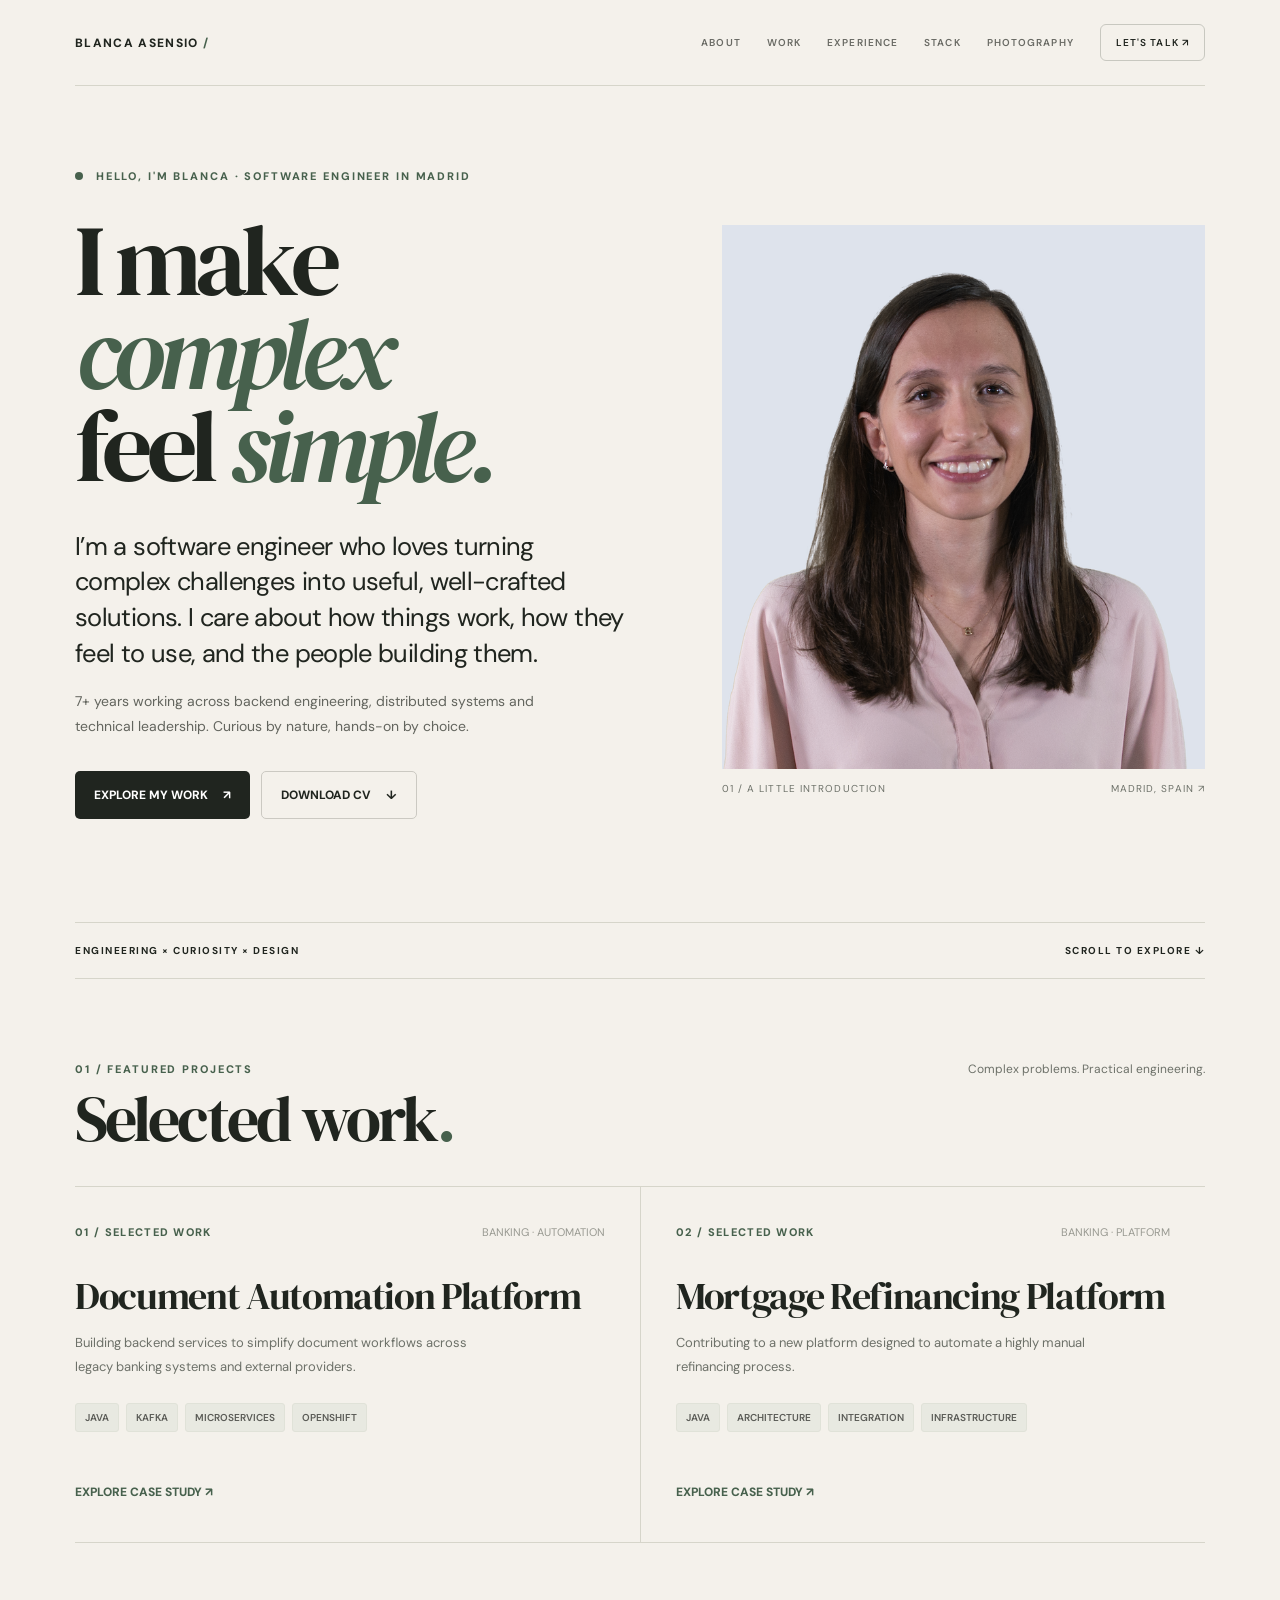
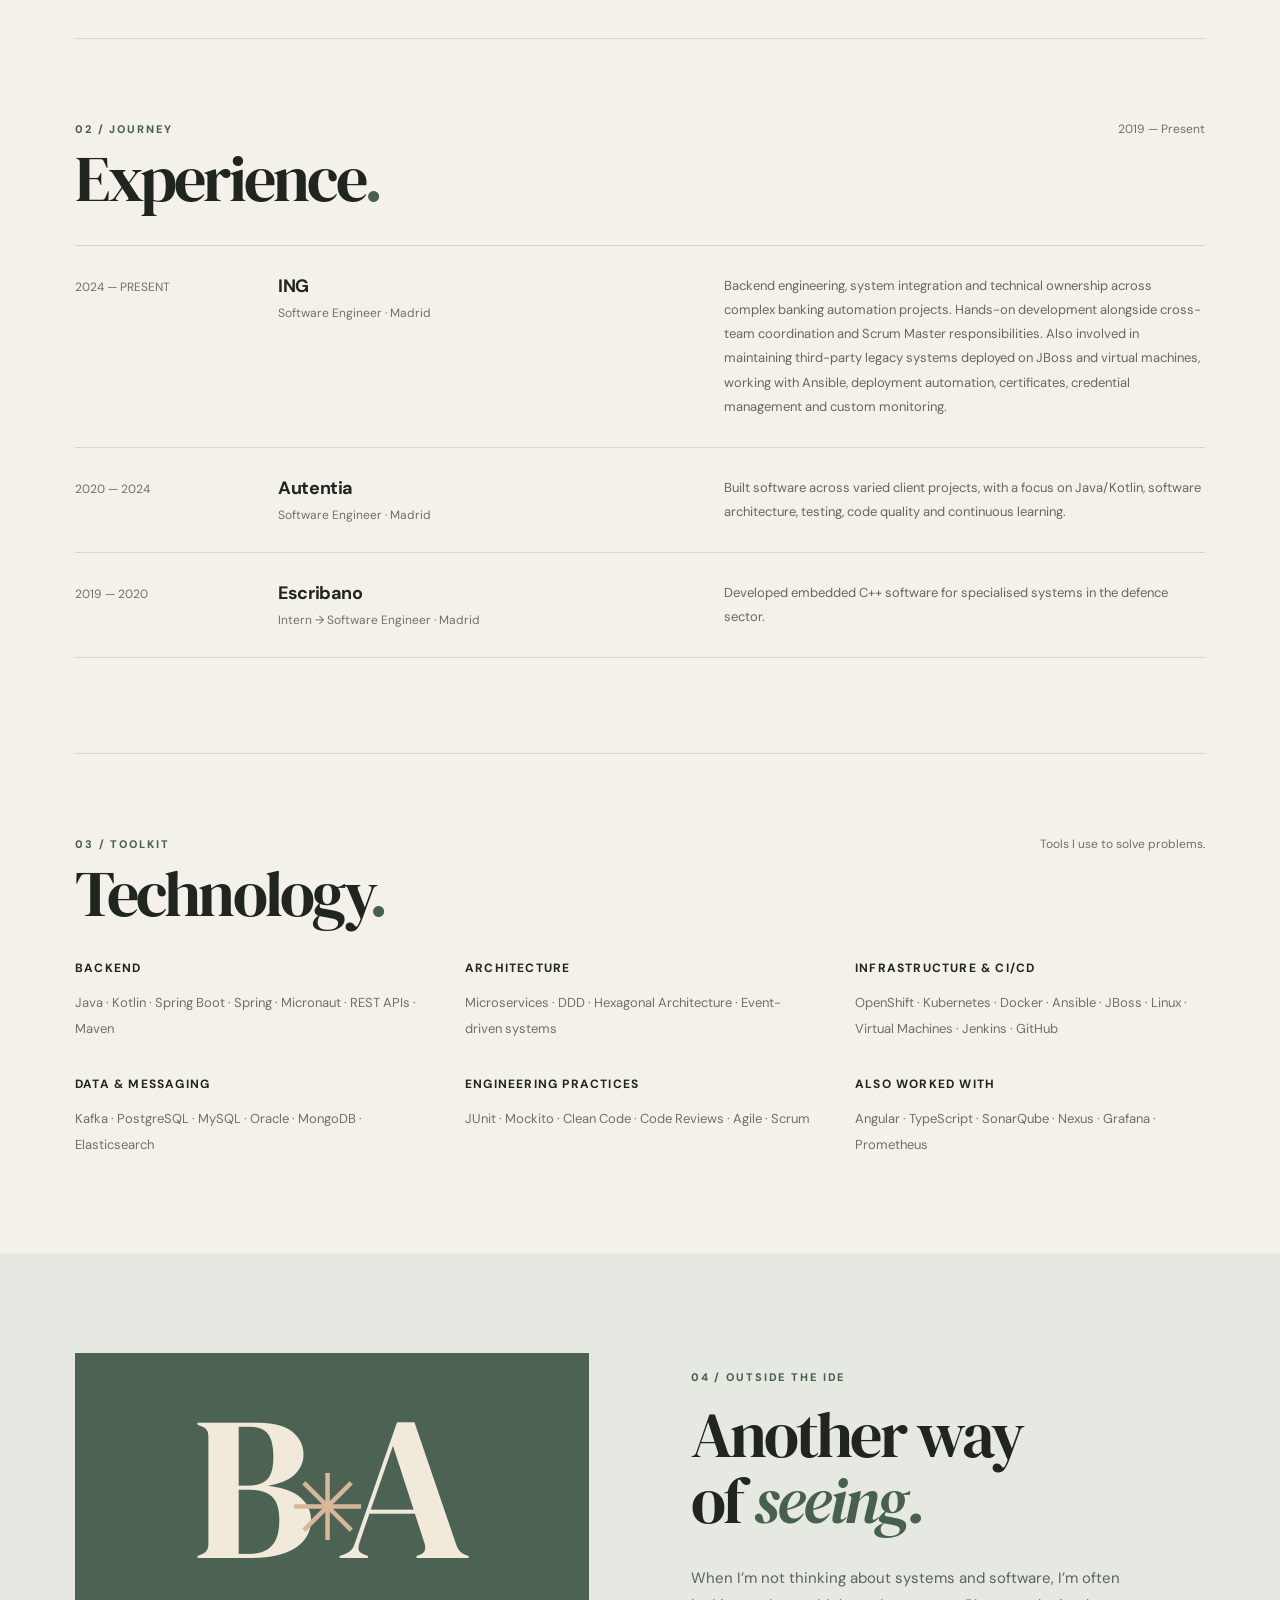
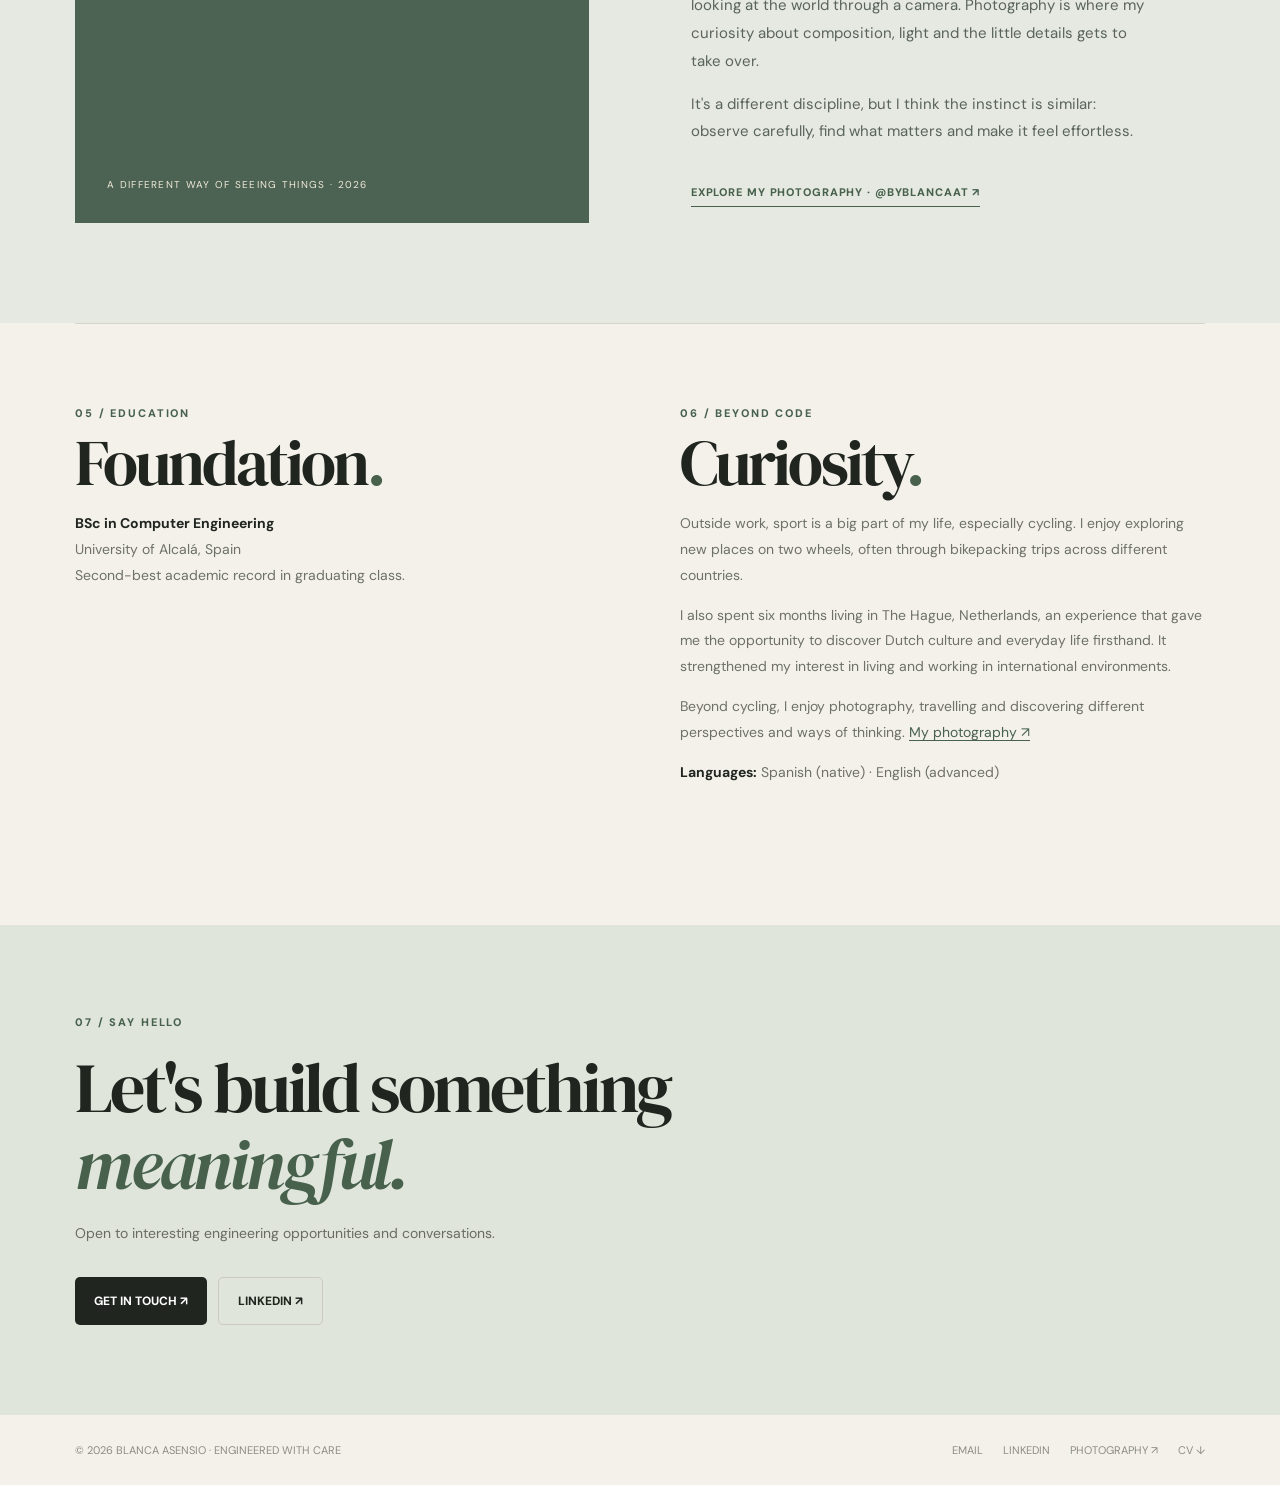
<file: index.html>
<!doctype html>
<html lang="en">
<head>
  <meta charset="utf-8">
  <meta name="viewport" content="width=device-width,initial-scale=1">
  <meta name="description" content="Blanca Asensio — Senior Software Engineer. Backend, distributed systems and technical leadership.">
  <meta name="theme-color" content="#f4f1eb">
  <title>Blanca Asensio — Software Engineer</title>
  <link rel="stylesheet" href="styles.css">
  <script src="script.js" defer></script>
</head>
<body>
  <a class="skip" href="#main">Skip to content</a>

  <header class="site-header shell">
    <a class="brand" href="index.html">BLANCA ASENSIO<span> /</span></a>
    <button class="menu-toggle" aria-label="Toggle navigation" aria-expanded="false" aria-controls="nav">☰</button>
    <nav id="nav" class="nav" aria-label="Main navigation">
      <a href="#about">ABOUT</a>
      <a href="#work">WORK</a>
      <a href="#experience">EXPERIENCE</a>
      <a href="#stack">STACK</a>
      <a href="#photography">PHOTOGRAPHY</a>
      <a class="nav-contact" href="mailto:asensiotorresblanca@gmail.com">LET'S TALK ↗</a>
    </nav>
  </header>

  <main id="main">
    <section class="hero shell" id="about">
      <div class="hero-layout">
        <div class="hero-copy">
          <div class="eyebrow">
            <span class="eyebrow-dot"></span>
            HELLO, I'M BLANCA · SOFTWARE ENGINEER IN MADRID
          </div>

          <h1>I make <em>complex</em><br>feel <em>simple.</em></h1>

          <p class="hero-intro">
            I’m a software engineer who loves turning complex challenges
            into useful, well-crafted solutions. I care about how things
            work, how they feel to use, and the people building them.
          </p>

          <p class="lead">
            7+ years working across backend engineering, distributed
            systems and technical leadership. Curious by nature,
            hands-on by choice.
          </p>

          <div class="actions">
            <a class="btn btn-primary" href="#work">
              EXPLORE MY WORK <span aria-hidden="true">↗</span>
            </a>
            <a class="btn btn-secondary" href="assets/Blanca_Asensio_CV.pdf" download>
              DOWNLOAD CV <span aria-hidden="true">↓</span>
            </a>
          </div>
        </div>

        <figure class="portrait-wrap">
          <div class="portrait-frame">
            <img
              src="assets/blanca-portrait.png"
              alt="Portrait of Blanca Asensio"
              width="906"
              height="832"
              fetchpriority="high"
            >
          </div>
          <figcaption>
            <span>01 / A LITTLE INTRODUCTION</span>
            <span>MADRID, SPAIN ↗</span>
          </figcaption>
        </figure>
      </div>

      <div class="hero-bottom">
        <span>ENGINEERING × CURIOSITY × DESIGN</span>
        <a href="#work">
          SCROLL TO EXPLORE <span aria-hidden="true">↓</span>
        </a>
      </div>
    </section>

    <section class="section shell" id="work">
      <div class="section-head">
        <div>
          <div class="eyebrow">01 / FEATURED PROJECTS</div>
          <h2 class="section-title">
            Selected work<span style="color:var(--accent)">.</span>
          </h2>
        </div>
        <span class="section-note">
          Complex problems. Practical engineering.
        </span>
      </div>

      <div class="project-grid">
        <a class="project-card" href="document-automation.html">
          <div class="project-top">
            <span class="project-index">01 / SELECTED WORK</span>
            <span class="project-type">BANKING · AUTOMATION</span>
          </div>

          <h3>Document Automation Platform</h3>

          <p>
            Building backend services to simplify document workflows
            across legacy banking systems and external providers.
          </p>

          <div class="tag-row">
            <span class="tag">JAVA</span>
            <span class="tag">KAFKA</span>
            <span class="tag">MICROSERVICES</span>
            <span class="tag">OPENSHIFT</span>
          </div>

          <span class="project-link">
            EXPLORE CASE STUDY ↗
          </span>
        </a>

        <a class="project-card" href="mortgage-refinancing.html">
          <div class="project-top">
            <span class="project-index">02 / SELECTED WORK</span>
            <span class="project-type">BANKING · PLATFORM</span>
          </div>

          <h3>Mortgage Refinancing Platform</h3>

          <p>
            Contributing to a new platform designed to automate
            a highly manual refinancing process.
          </p>

          <div class="tag-row">
            <span class="tag">JAVA</span>
            <span class="tag">ARCHITECTURE</span>
            <span class="tag">INTEGRATION</span>
            <span class="tag">INFRASTRUCTURE</span>
          </div>

          <span class="project-link">
            EXPLORE CASE STUDY ↗
          </span>
        </a>
      </div>
    </section>

    <section class="section shell" id="experience">
      <div class="section-head">
        <div>
          <div class="eyebrow">02 / JOURNEY</div>
          <h2 class="section-title">
            Experience<span style="color:var(--accent)">.</span>
          </h2>
        </div>
        <span class="section-note">2019 — Present</span>
      </div>

      <div class="experience-list">
        <div class="experience-item">
          <span class="date">2024 — PRESENT</span>

          <div class="role">
            <h3>ING</h3>
            <p>Software Engineer · Madrid</p>
          </div>

          <p class="exp-description">
            Backend engineering, system integration and technical
            ownership across complex banking automation projects.
            Hands-on development alongside cross-team coordination
            and Scrum Master responsibilities. Also involved in
            maintaining third-party legacy systems deployed on
            JBoss and virtual machines, working with Ansible,
            deployment automation, certificates, credential
            management and custom monitoring.
          </p>
        </div>

        <div class="experience-item">
          <span class="date">2020 — 2024</span>

          <div class="role">
            <h3>Autentia</h3>
            <p>Software Engineer · Madrid</p>
          </div>

          <p class="exp-description">
            Built software across varied client projects, with
            a focus on Java/Kotlin, software architecture, testing,
            code quality and continuous learning.
          </p>
        </div>

        <div class="experience-item">
          <span class="date">2019 — 2020</span>

          <div class="role">
            <h3>Escribano</h3>
            <p>Intern → Software Engineer · Madrid</p>
          </div>

          <p class="exp-description">
            Developed embedded C++ software for specialised
            systems in the defence sector.
          </p>
        </div>
      </div>
    </section>

    <section class="section shell" id="stack">
      <div class="section-head">
        <div>
          <div class="eyebrow">03 / TOOLKIT</div>
          <h2 class="section-title">
            Technology<span style="color:var(--accent)">.</span>
          </h2>
        </div>
        <span class="section-note">
          Tools I use to solve problems.
        </span>
      </div>

      <div class="skills-grid">
        <div class="skill-group">
          <h3>Backend</h3>
          <p>
            Java · Kotlin · Spring Boot · Spring · Micronaut ·
            REST APIs · Maven
          </p>
        </div>

        <div class="skill-group">
          <h3>Architecture</h3>
          <p>
            Microservices · DDD · Hexagonal Architecture ·
            Event-driven systems
          </p>
        </div>

        <div class="skill-group">
          <h3>Infrastructure & CI/CD</h3>
          <p>
            OpenShift · Kubernetes · Docker · Ansible · JBoss ·
            Linux · Virtual Machines · Jenkins · GitHub
          </p>
        </div>

        <div class="skill-group">
          <h3>Data & Messaging</h3>
          <p>
            Kafka · PostgreSQL · MySQL · Oracle · MongoDB ·
            Elasticsearch
          </p>
        </div>

        <div class="skill-group">
          <h3>Engineering Practices</h3>
          <p>
            JUnit · Mockito · Clean Code · Code Reviews ·
            Agile · Scrum
          </p>
        </div>

        <div class="skill-group">
          <h3>Also worked with</h3>
          <p>
            Angular · TypeScript · SonarQube · Nexus ·
            Grafana · Prometheus
          </p>
        </div>
      </div>
    </section>

    <section class="photography-section" id="photography">
      <div class="shell photography-grid">
        <div class="photography-art" aria-hidden="true">
          <div class="photo-art-type">
            B<span>✳</span>A
          </div>
          <div class="photo-art-caption">
            A DIFFERENT WAY OF SEEING THINGS · 2026
          </div>
        </div>

        <div class="photography-copy">
          <div class="eyebrow">04 / OUTSIDE THE IDE</div>

          <h2 class="section-title">
            Another way<br>of <em>seeing.</em>
          </h2>

          <p>
            When I’m not thinking about systems and software,
            I’m often looking at the world through a camera.
            Photography is where my curiosity about composition,
            light and the little details gets to take over.
          </p>

          <p>
            It's a different discipline, but I think the instinct
            is similar: observe carefully, find what matters and
            make it feel effortless.
          </p>

          <a
            class="text-link"
            href="https://www.instagram.com/byblancaat/"
            target="_blank"
            rel="noopener noreferrer"
          >
            EXPLORE MY PHOTOGRAPHY · @BYBLANCAAT ↗
          </a>
        </div>
      </div>
    </section>

    <section class="section shell">
      <div class="bottom-grid">
        <div>
          <div class="eyebrow">05 / EDUCATION</div>
          <h2 class="section-title">
            Foundation<span style="color:var(--accent)">.</span>
          </h2>

          <p class="small-copy">
            <strong>BSc in Computer Engineering</strong><br>
            University of Alcalá, Spain<br>
            Second-best academic record in graduating class.
          </p>
        </div>

        <div>
          <div class="eyebrow">06 / BEYOND CODE</div>
          <h2 class="section-title">
            Curiosity<span style="color:var(--accent)">.</span>
          </h2>

          <p class="small-copy">
            Outside work, sport is a big part of my life,
            especially cycling. I enjoy exploring new places
            on two wheels, often through bikepacking trips
            across different countries.
          </p>

          <p class="small-copy">
            I also spent six months living in The Hague,
            Netherlands, an experience that gave me the
            opportunity to discover Dutch culture and
            everyday life firsthand. It strengthened my
            interest in living and working in international
            environments.
          </p>

          <p class="small-copy">
            Beyond cycling, I enjoy photography, travelling
            and discovering different perspectives and
            ways of thinking.
            <a
              class="inline-link"
              href="https://www.instagram.com/byblancaat/"
              target="_blank"
              rel="noopener noreferrer"
            >
              My photography ↗
            </a>
          </p>

          <p class="small-copy">
            <strong>Languages:</strong>
            Spanish (native) · English (advanced)
          </p>
        </div>
      </div>
    </section>

    <section class="contact-section" id="contact">
      <div class="shell">
        <div class="eyebrow">07 / SAY HELLO</div>

        <h2>
          Let's build something
          <em style="color:var(--accent)">meaningful.</em>
        </h2>

        <p>
          Open to interesting engineering opportunities
          and conversations.
        </p>

        <div class="actions">
          <a
            class="btn btn-primary"
            href="mailto:asensiotorresblanca@gmail.com"
          >
            GET IN TOUCH ↗
          </a>

          <a
            class="btn btn-secondary"
            href="https://es.linkedin.com/in/blanca-asensio-9b5592183"
            target="_blank"
            rel="noopener noreferrer"
          >
            LINKEDIN ↗
          </a>
        </div>
      </div>
    </section>
  </main>

  <footer class="footer shell">
    <span>
      © 2026 BLANCA ASENSIO · ENGINEERED WITH CARE
    </span>

    <div class="footer-links">
      <a href="mailto:asensiotorresblanca@gmail.com">
        EMAIL
      </a>

      <a
        href="https://es.linkedin.com/in/blanca-asensio-9b5592183"
        target="_blank"
        rel="noopener noreferrer"
      >
        LINKEDIN
      </a>

      <a
        href="https://www.instagram.com/byblancaat/"
        target="_blank"
        rel="noopener noreferrer"
      >
        PHOTOGRAPHY ↗
      </a>

      <a href="assets/Blanca_Asensio_CV.pdf" download>
        CV ↓
      </a>
    </div>
  </footer>
</body>
</html>
</file>
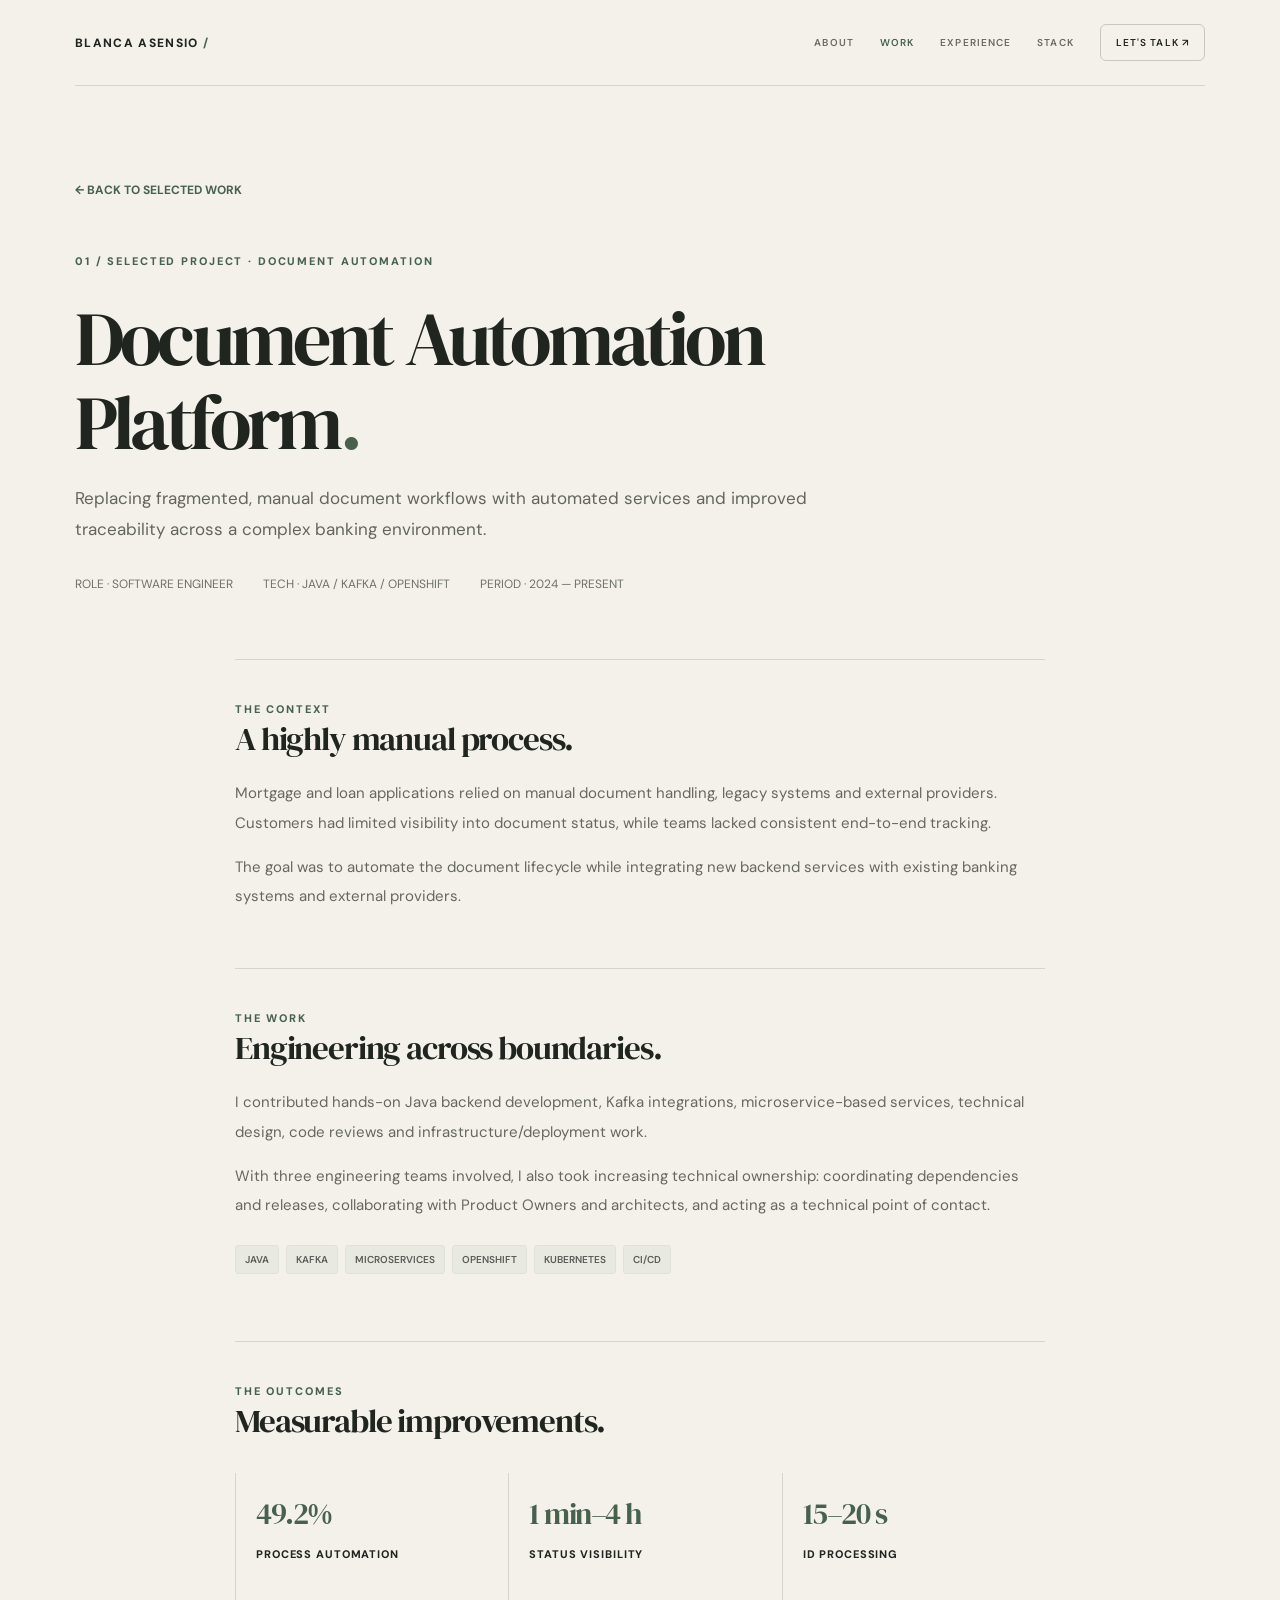
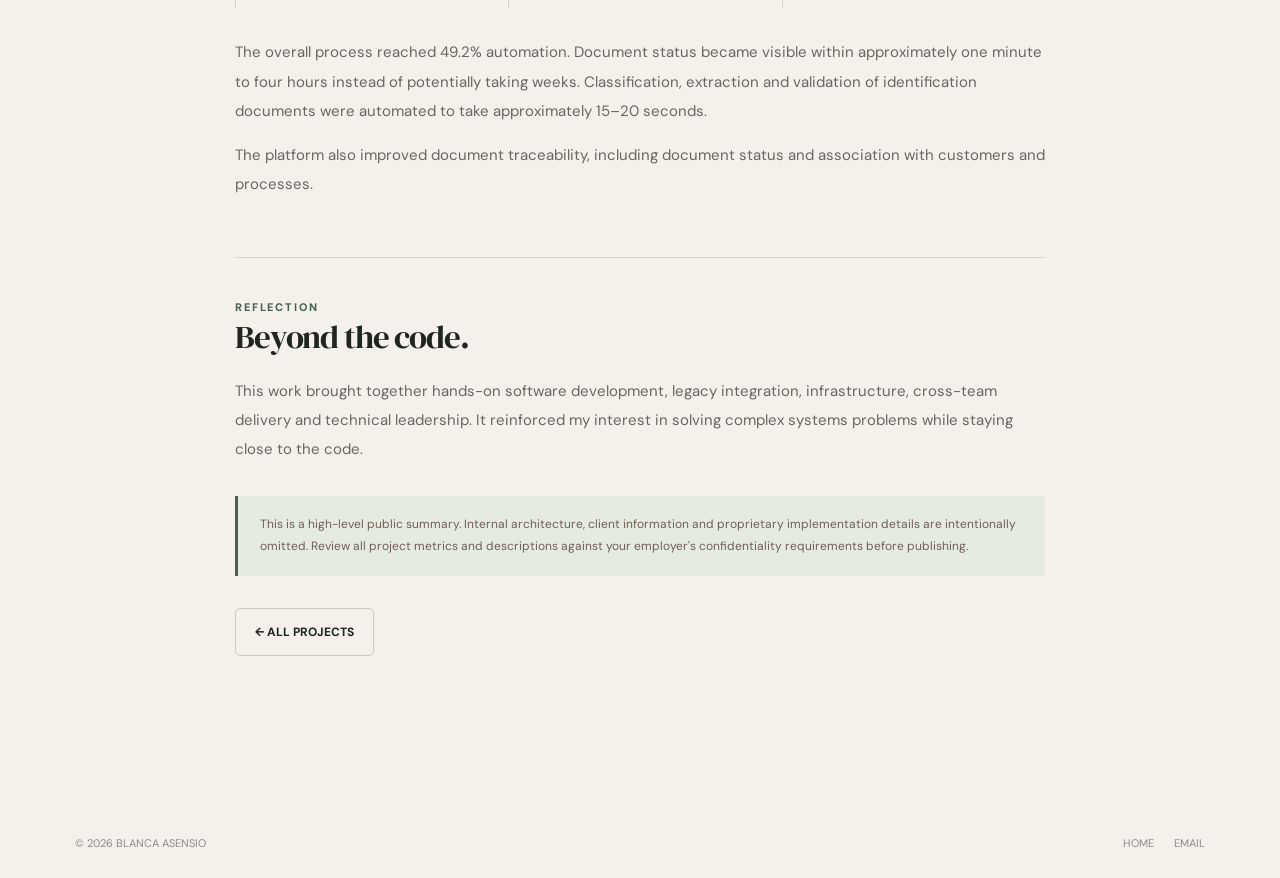
<file: document-automation.html>
<!doctype html><html lang="en"><head><meta charset="utf-8"><meta name="viewport" content="width=device-width,initial-scale=1"><meta name="description" content="Document Automation Platform — selected engineering work by Blanca Asensio."><title>Document Automation — Blanca Asensio</title><link rel="stylesheet" href="styles.css"><script src="script.js" defer></script></head><body><header class="site-header shell"><a class="brand" href="index.html">BLANCA ASENSIO<span> /</span></a><button class="menu-toggle" aria-label="Toggle navigation" aria-expanded="false" aria-controls="nav">☰</button><nav class="nav" id="nav"><a href="index.html#about">ABOUT</a><a href="index.html#work" class="active">WORK</a><a href="index.html#experience">EXPERIENCE</a><a href="index.html#stack">STACK</a><a class="nav-contact" href="mailto:asensiotorresblanca@gmail.com">LET'S TALK ↗</a></nav></header><main class="shell"><section class="case-hero"><a class="back-link" href="index.html#work">← BACK TO SELECTED WORK</a><div class="eyebrow" style="margin-top:55px">01 / SELECTED PROJECT · DOCUMENT AUTOMATION</div><h1>Document Automation Platform<span style="color:var(--accent)">.</span></h1><p class="lead">Replacing fragmented, manual document workflows with automated services and improved traceability across a complex banking environment.</p><div class="case-meta"><span>ROLE · SOFTWARE ENGINEER</span><span>TECH · JAVA / KAFKA / OPENSHIFT</span><span>PERIOD · 2024 — PRESENT</span></div></section><div class="case-content"><section class="case-block"><div class="eyebrow">THE CONTEXT</div><h2>A highly manual process.</h2><p>Mortgage and loan applications relied on manual document handling, legacy systems and external providers. Customers had limited visibility into document status, while teams lacked consistent end-to-end tracking.</p><p>The goal was to automate the document lifecycle while integrating new backend services with existing banking systems and external providers.</p></section><section class="case-block"><div class="eyebrow">THE WORK</div><h2>Engineering across boundaries.</h2><p>I contributed hands-on Java backend development, Kafka integrations, microservice-based services, technical design, code reviews and infrastructure/deployment work.</p><p>With three engineering teams involved, I also took increasing technical ownership: coordinating dependencies and releases, collaborating with Product Owners and architects, and acting as a technical point of contact.</p><div class="tag-row"><span class="tag">JAVA</span><span class="tag">KAFKA</span><span class="tag">MICROSERVICES</span><span class="tag">OPENSHIFT</span><span class="tag">KUBERNETES</span><span class="tag">CI/CD</span></div></section><section class="case-block"><div class="eyebrow">THE OUTCOMES</div><h2>Measurable improvements.</h2><div class="case-metrics"><div class="metric"><div class="metric-value">49.2%</div><div class="metric-label">Process automation</div></div><div class="metric"><div class="metric-value">1 min–4 h</div><div class="metric-label">Status visibility</div></div><div class="metric"><div class="metric-value">15–20 s</div><div class="metric-label">ID processing</div></div></div><p>The overall process reached 49.2% automation. Document status became visible within approximately one minute to four hours instead of potentially taking weeks. Classification, extraction and validation of identification documents were automated to take approximately 15–20 seconds.</p><p>The platform also improved document traceability, including document status and association with customers and processes.</p></section><section class="case-block"><div class="eyebrow">REFLECTION</div><h2>Beyond the code.</h2><p>This work brought together hands-on software development, legacy integration, infrastructure, cross-team delivery and technical leadership. It reinforced my interest in solving complex systems problems while staying close to the code.</p><div class="notice">This is a high-level public summary. Internal architecture, client information and proprietary implementation details are intentionally omitted. Review all project metrics and descriptions against your employer's confidentiality requirements before publishing.</div><a class="btn btn-secondary" href="index.html#work">← ALL PROJECTS</a></section></div></main><footer class="footer shell"><span>© 2026 BLANCA ASENSIO</span><div class="footer-links"><a href="index.html">HOME</a><a href="mailto:asensiotorresblanca@gmail.com">EMAIL</a></div></footer></body></html>
</file>
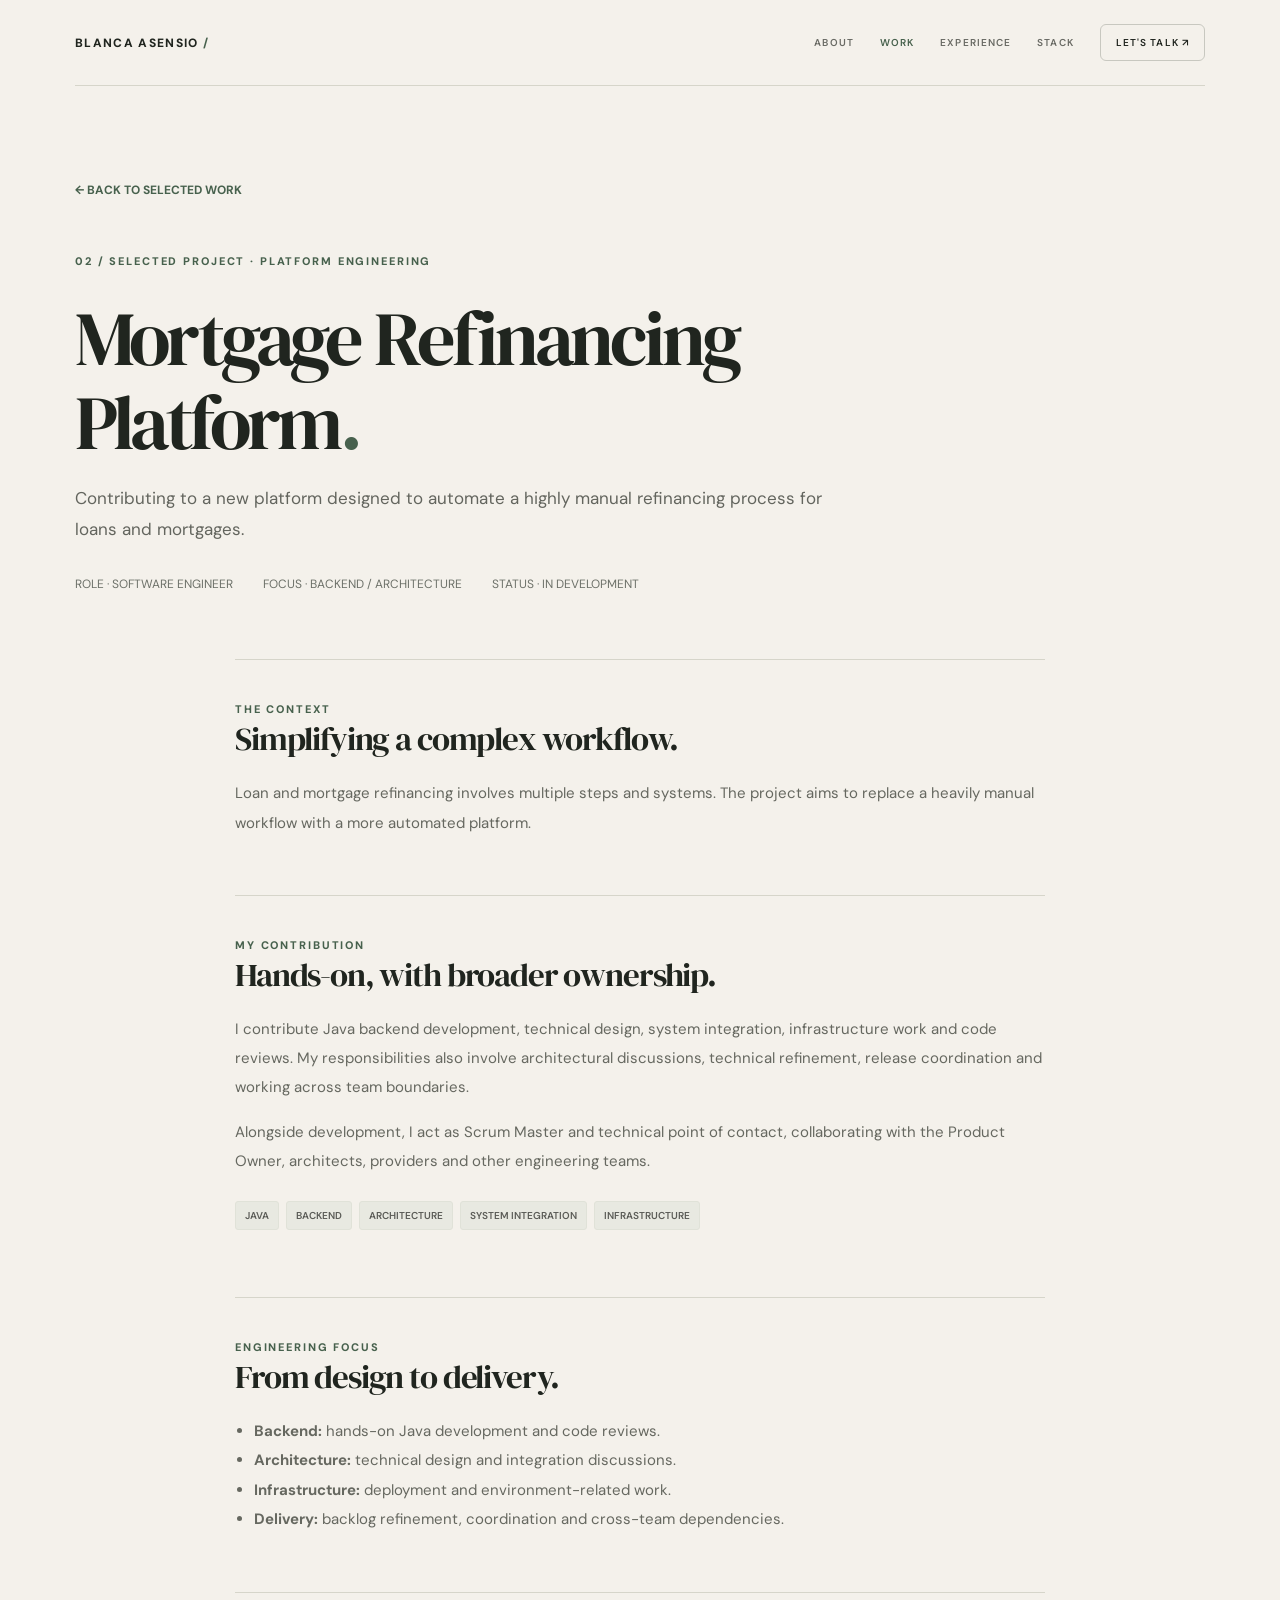
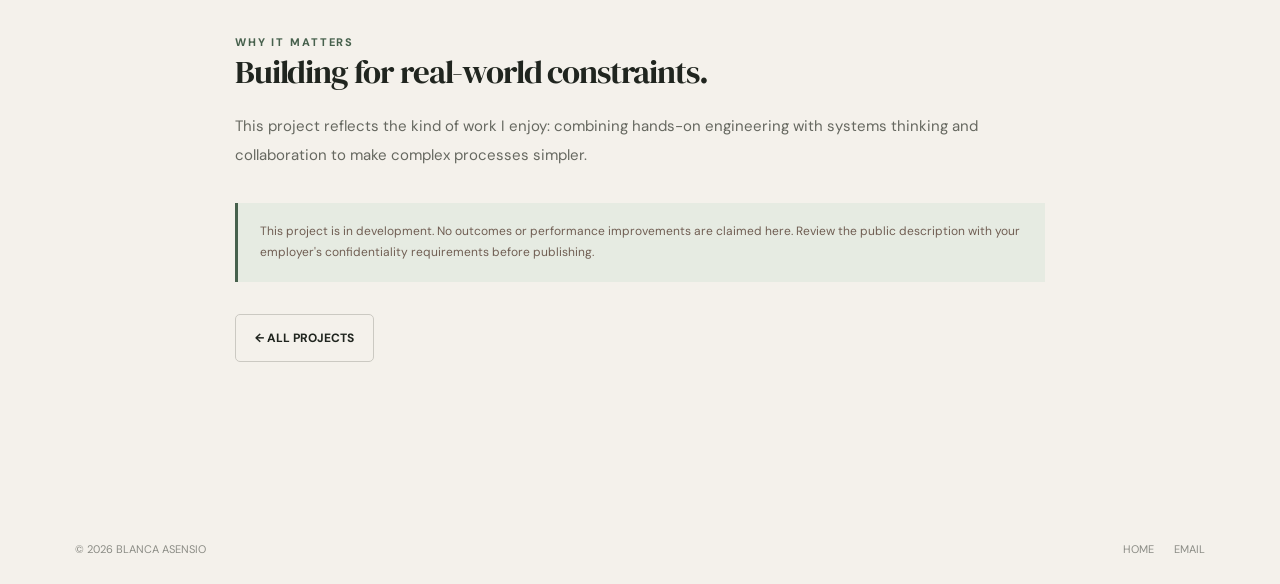
<file: mortgage-refinancing.html>
<!doctype html><html lang="en"><head><meta charset="utf-8"><meta name="viewport" content="width=device-width,initial-scale=1"><meta name="description" content="Mortgage Refinancing Platform — selected engineering work by Blanca Asensio."><title>Mortgage Refinancing — Blanca Asensio</title><link rel="stylesheet" href="styles.css"><script src="script.js" defer></script></head><body><header class="site-header shell"><a class="brand" href="index.html">BLANCA ASENSIO<span> /</span></a><button class="menu-toggle" aria-label="Toggle navigation" aria-expanded="false" aria-controls="nav">☰</button><nav class="nav" id="nav"><a href="index.html#about">ABOUT</a><a href="index.html#work" class="active">WORK</a><a href="index.html#experience">EXPERIENCE</a><a href="index.html#stack">STACK</a><a class="nav-contact" href="mailto:asensiotorresblanca@gmail.com">LET'S TALK ↗</a></nav></header><main class="shell"><section class="case-hero"><a class="back-link" href="index.html#work">← BACK TO SELECTED WORK</a><div class="eyebrow" style="margin-top:55px">02 / SELECTED PROJECT · PLATFORM ENGINEERING</div><h1>Mortgage Refinancing Platform<span style="color:var(--accent)">.</span></h1><p class="lead">Contributing to a new platform designed to automate a highly manual refinancing process for loans and mortgages.</p><div class="case-meta"><span>ROLE · SOFTWARE ENGINEER</span><span>FOCUS · BACKEND / ARCHITECTURE</span><span>STATUS · IN DEVELOPMENT</span></div></section><div class="case-content"><section class="case-block"><div class="eyebrow">THE CONTEXT</div><h2>Simplifying a complex workflow.</h2><p>Loan and mortgage refinancing involves multiple steps and systems. The project aims to replace a heavily manual workflow with a more automated platform.</p></section><section class="case-block"><div class="eyebrow">MY CONTRIBUTION</div><h2>Hands-on, with broader ownership.</h2><p>I contribute Java backend development, technical design, system integration, infrastructure work and code reviews. My responsibilities also involve architectural discussions, technical refinement, release coordination and working across team boundaries.</p><p>Alongside development, I act as Scrum Master and technical point of contact, collaborating with the Product Owner, architects, providers and other engineering teams.</p><div class="tag-row"><span class="tag">JAVA</span><span class="tag">BACKEND</span><span class="tag">ARCHITECTURE</span><span class="tag">SYSTEM INTEGRATION</span><span class="tag">INFRASTRUCTURE</span></div></section><section class="case-block"><div class="eyebrow">ENGINEERING FOCUS</div><h2>From design to delivery.</h2><ul><li><strong>Backend:</strong> hands-on Java development and code reviews.</li><li><strong>Architecture:</strong> technical design and integration discussions.</li><li><strong>Infrastructure:</strong> deployment and environment-related work.</li><li><strong>Delivery:</strong> backlog refinement, coordination and cross-team dependencies.</li></ul></section><section class="case-block"><div class="eyebrow">WHY IT MATTERS</div><h2>Building for real-world constraints.</h2><p>This project reflects the kind of work I enjoy: combining hands-on engineering with systems thinking and collaboration to make complex processes simpler.</p><div class="notice">This project is in development. No outcomes or performance improvements are claimed here. Review the public description with your employer's confidentiality requirements before publishing.</div><a class="btn btn-secondary" href="index.html#work">← ALL PROJECTS</a></section></div></main><footer class="footer shell"><span>© 2026 BLANCA ASENSIO</span><div class="footer-links"><a href="index.html">HOME</a><a href="mailto:asensiotorresblanca@gmail.com">EMAIL</a></div></footer></body></html>
</file>
<file: styles.css>
@import url('https://fonts.googleapis.com/css2?family=DM+Sans:wght@400;500;600;700&family=DM+Serif+Display:ital@0;1&display=swap');
:root{--bg:#f4f1eb;--paper:#fbfaf7;--ink:#20251f;--muted:#6d7169;--line:#d6d5ca;--accent:#47614d;--accentbg:#e6ebe2;--max:1130px}*{box-sizing:border-box}html{scroll-behavior:smooth}body{margin:0;background:var(--bg);color:var(--ink);font-family:Inter,-apple-system,BlinkMacSystemFont,'Segoe UI',sans-serif;-webkit-font-smoothing:antialiased}a{color:inherit;text-decoration:none}button{font:inherit}::selection{background:#e8c9b8} .shell{width:min(var(--max),calc(100% - 88px));margin:auto}.site-header{height:90px;display:flex;align-items:center;justify-content:space-between;border-bottom:1px solid var(--line)}.brand{font-size:13px;font-weight:800;letter-spacing:.035em}.brand span{color:var(--accent)}.nav{display:flex;gap:35px;align-items:center}.nav a{font-size:12px;font-weight:600;color:#696a64;transition:color .2s}.nav a:hover,.nav a.active{color:var(--accent)}.nav .nav-contact{border:1px solid #c8c8c0;border-radius:6px;padding:11px 15px;color:var(--ink)}.menu-toggle{display:none;border:0;background:transparent;font-size:25px;cursor:pointer}.eyebrow{font-size:11px;font-weight:800;letter-spacing:.17em;text-transform:uppercase;color:var(--accent)}.hero{padding:108px 0 72px}.hero-grid{display:grid;grid-template-columns:1.55fr .6fr;gap:40px;align-items:end}.hero h1{font-family:Georgia,'Times New Roman',serif;font-weight:400;letter-spacing:-.052em;font-size:clamp(52px,6.6vw,92px);line-height:1.065;max-width:880px;margin:23px 0 25px}.hero h1 em{font-weight:400;color:var(--accent)}.lead{font-size:17px;line-height:1.8;color:#63655e;max-width:620px;margin:0}.hero-aside{border-left:1px solid var(--line);padding-left:27px;margin-bottom:10px}.hero-aside .aside-title{font-size:12px;font-weight:800;margin:0 0 13px}.hero-aside p{font-size:13px;line-height:1.9;color:var(--muted);margin:0}.actions{display:flex;flex-wrap:wrap;gap:11px;margin-top:35px}.btn{display:inline-flex;align-items:center;gap:15px;justify-content:center;padding:15px 19px;border-radius:5px;font-size:12px;font-weight:750;transition:transform .2s,background .2s}.btn:hover{transform:translateY(-2px)}.btn-primary{background:var(--ink);color:white}.btn-primary:hover{background:#454740}.btn-secondary{border:1px solid #cbc9c2;background:transparent}.impact{display:grid;grid-template-columns:repeat(3,1fr);gap:14px;padding:15px 0 100px}.metric{background:var(--paper);border:1px solid #e9e7e0;padding:27px 29px 26px;min-height:169px}.metric-value{font-family:Georgia,serif;color:var(--accent);font-size:clamp(30px,3.4vw,48px);letter-spacing:-.05em;white-space:nowrap}.metric-label{font-size:11px;font-weight:800;text-transform:uppercase;letter-spacing:.085em;margin:13px 0 7px}.metric-desc{color:var(--muted);font-size:12px;line-height:1.6}.section{padding:65px 0 85px;border-top:1px solid var(--line);scroll-margin-top:25px}.section-head{display:flex;justify-content:space-between;align-items:baseline;gap:25px;margin-bottom:33px}.section-title{font-family:Georgia,serif;font-size:clamp(34px,4vw,52px);letter-spacing:-.045em;font-weight:400;margin:10px 0 0}.section-note{font-size:12px;color:var(--muted)}.project-grid{display:grid;grid-template-columns:1fr 1fr;gap:19px}.project-card{background:var(--paper);border:1px solid #e5e4dc;min-height:330px;padding:31px;display:flex;flex-direction:column;transition:border-color .2s,transform .2s,box-shadow .2s}.project-card:hover{border-color:#c3a18f;transform:translateY(-3px);box-shadow:0 13px 35px #403b2c0a}.project-top{display:flex;justify-content:space-between;align-items:center}.project-index{color:var(--accent);font-size:11px;font-weight:800;letter-spacing:.12em}.project-type{color:#989991;font-size:11px}.project-card h3{font-family:Georgia,serif;font-weight:400;letter-spacing:-.035em;font-size:31px;line-height:1.16;margin:35px 0 13px}.project-card p{font-size:13px;line-height:1.8;color:var(--muted);max-width:420px;margin:0}.tag-row{display:flex;flex-wrap:wrap;gap:7px;margin:25px 0}.tag{background:#f4f3ef;border:1px solid #e9e8e1;border-radius:3px;color:#5b5c57;font-size:10px;padding:7px 9px;font-weight:600}.project-link{margin-top:auto;padding-top:8px;color:var(--accent);font-size:12px;font-weight:800}.experience-list{border-top:1px solid var(--line)}.experience-item{display:grid;grid-template-columns:175px 1fr 1.15fr;gap:28px;padding:28px 0;border-bottom:1px solid var(--line);align-items:start}.date{font-size:12px;color:var(--muted);padding-top:5px}.role h3{font-size:18px;letter-spacing:-.02em;margin:0 0 7px}.role p{font-size:12px;color:var(--muted);margin:0}.exp-description{font-size:13px;line-height:1.85;color:#666860;margin:0}.skills-grid{display:grid;grid-template-columns:repeat(3,1fr);gap:34px 40px}.skill-group h3{font-size:12px;text-transform:uppercase;letter-spacing:.1em;margin:0 0 14px}.skill-group p{font-size:13px;line-height:2;color:var(--muted);margin:0}.bottom-grid{display:grid;grid-template-columns:1fr 1fr;gap:80px}.small-copy{font-size:14px;line-height:1.85;color:var(--muted)}.small-copy strong{color:var(--ink)}.contact-section{padding:90px 0;background:#efece6;margin-top:30px}.contact-section h2{font-family:Georgia,serif;font-weight:400;font-size:clamp(43px,5.5vw,72px);line-height:1.1;letter-spacing:-.045em;max-width:780px;margin:20px 0}.contact-section p{font-size:14px;color:#696b64}.footer{display:flex;justify-content:space-between;gap:15px;padding:28px 0;color:#8b8c85;font-size:11px}.footer-links{display:flex;gap:20px}.footer a:hover{color:var(--accent)}.case-hero{padding:92px 0 67px;max-width:850px}.back-link{color:var(--accent);font-size:12px;font-weight:700}.case-hero h1{font-family:Georgia,serif;font-weight:400;font-size:clamp(48px,6vw,76px);line-height:1.1;letter-spacing:-.05em;margin:29px 0 19px}.case-hero .lead{max-width:770px}.case-meta{display:flex;gap:30px;flex-wrap:wrap;color:var(--muted);font-size:12px;margin-top:32px}.case-content{max-width:810px;margin:0 auto;padding:0 0 110px}.case-block{padding:42px 0;border-top:1px solid var(--line)}.case-block h2{font-family:Georgia,serif;font-size:33px;font-weight:400;letter-spacing:-.035em;margin:0 0 18px}.case-block p,.case-block li{font-size:15px;line-height:1.95;color:#666860}.case-block ul{padding-left:19px}.case-metrics{display:grid;grid-template-columns:repeat(3,1fr);gap:10px;margin:30px 0}.case-metrics .metric{padding:20px;min-height:135px}.case-metrics .metric-value{font-size:30px}.notice{border-left:3px solid var(--accent);background:var(--accentbg);padding:18px 22px;font-size:12px;line-height:1.8;color:#705e53;margin:32px 0}.skip{position:absolute;left:-9999px}.skip:focus{left:12px;top:12px;background:white;padding:12px;z-index:20}@media(max-width:900px){.shell{width:min(var(--max),calc(100% - 44px))}.hero-grid{grid-template-columns:1fr}.hero{padding-top:78px}.hero-aside{display:none}.experience-item{grid-template-columns:130px 1fr;gap:12px 25px}.exp-description{grid-column:2}.skills-grid{grid-template-columns:repeat(2,1fr)}.bottom-grid{gap:35px}}@media(max-width:650px){.shell{width:calc(100% - 36px)}.site-header{height:70px}.menu-toggle{display:block}.nav{display:none;position:absolute;z-index:5;top:70px;left:0;right:0;background:var(--bg);padding:22px 18px 27px;border-bottom:1px solid var(--line);flex-direction:column;align-items:stretch;gap:20px}.nav.open{display:flex}.hero{padding:62px 0 45px}.hero h1{font-size:clamp(47px,11.5vw,69px)}.lead{font-size:15px}.impact{grid-template-columns:1fr;gap:9px;padding-bottom:60px}.metric{min-height:unset;padding:19px 21px}.metric-value{font-size:37px}.section{padding:49px 0 65px}.section-head{display:block}.section-note{display:block;margin-top:12px}.project-grid{grid-template-columns:1fr}.project-card{min-height:290px;padding:24px}.project-card h3{margin-top:27px}.experience-item{grid-template-columns:1fr;gap:9px;padding:24px 0}.exp-description{grid-column:1}.skills-grid{grid-template-columns:1fr 1fr;gap:27px 18px}.bottom-grid{grid-template-columns:1fr;gap:25px}.contact-section{padding:66px 0}.footer{flex-direction:column}.case-hero{padding:60px 0}.case-metrics{grid-template-columns:1fr}.case-content{padding-bottom:65px}.case-block{padding:30px 0}}

/* Editorial redesign — photography, typography and expressive composition */

body{font-family:'DM Sans',Inter,-apple-system,BlinkMacSystemFont,'Segoe UI',sans-serif}
.hero h1,.section-title,.contact-section h2,.case-hero h1,.case-block h2,.project-card h3,.metric-value{font-family:'DM Serif Display',Georgia,serif}
.site-header{height:86px}.brand{font-size:12px;letter-spacing:.11em}.nav{gap:26px}.nav a{font-size:10px;letter-spacing:.11em}
.hero{padding:83px 0 0}.hero-layout{display:grid;grid-template-columns:1.08fr .92fr;gap:7%;align-items:center}.hero-copy{padding:0 0 45px}.hero h1{font-size:clamp(70px,7.8vw,119px);line-height:.93;letter-spacing:-.06em;margin:31px 0 36px}.hero h1 em{color:var(--accent);font-weight:400}.hero-intro{font-size:clamp(20px,2vw,26px);line-height:1.4;max-width:550px;margin:0 0 17px;letter-spacing:-.025em}.hero .lead{font-size:14px;line-height:1.8;max-width:510px}.hero .actions{margin-top:32px}.eyebrow-dot{display:inline-block;width:8px;height:8px;border-radius:50%;background:var(--accent);margin-right:8px}.portrait-wrap{margin:0;min-width:0}.portrait-frame{background:#dfe5ef;overflow:hidden;aspect-ratio:4/4.5;display:flex;align-items:flex-end}.portrait-frame img{width:100%;height:100%;object-fit:cover;object-position:50% 30%;filter:saturate(.78) contrast(.98)}.portrait-wrap figcaption{display:flex;justify-content:space-between;gap:10px;padding:13px 0;font-size:10px;letter-spacing:.11em;color:var(--muted)}.hero-bottom{border-top:1px solid var(--line);margin-top:58px;padding:21px 0;display:flex;justify-content:space-between;font-size:10px;letter-spacing:.15em;font-weight:700}.hero-bottom a:hover{color:var(--accent)}
.impact{grid-template-columns:1fr repeat(3,1fr);gap:0;padding:75px 0 100px}.impact-intro{padding:12px 25px 0 0}.impact-intro p{font-family:'DM Serif Display',Georgia,serif;font-size:clamp(23px,2.6vw,36px);line-height:1.13;letter-spacing:-.03em}.impact-intro p em{color:var(--accent)}.metric{background:transparent;border:0;border-left:1px solid var(--line);padding:13px 21px;min-height:175px}.metric-value{font-size:clamp(31px,3.4vw,48px)}.metric-label{letter-spacing:.08em}
.section{padding:82px 0 95px}.section-title{font-size:clamp(46px,5vw,72px);line-height:1.04}.project-grid{gap:0;border-top:1px solid var(--line);border-bottom:1px solid var(--line)}.project-card{border:0;background:transparent;padding:38px 35px 42px 0;min-height:355px}.project-card+.project-card{border-left:1px solid var(--line);padding-left:35px}.project-card:hover{background:rgba(255,255,255,.3);box-shadow:none;transform:none}.project-card h3{font-size:clamp(32px,3vw,44px)}.tag{background:#e8e9e1;border-color:#e0e2d8}.project-link,.text-link{color:var(--accent)}
.photography-section{background:#e6e9e1;padding:100px 0}.photography-grid{display:grid;grid-template-columns:1fr 1fr;gap:9%;align-items:center}.photography-art{min-height:470px;background:#4c6354;color:#f1e9d9;display:flex;flex-direction:column;justify-content:space-between;padding:32px;overflow:hidden}.photo-art-type{font-family:'DM Serif Display',Georgia,serif;font-size:clamp(130px,16vw,250px);letter-spacing:-.16em;line-height:1;text-align:center;white-space:nowrap;transform:translateX(-.08em)}.photo-art-type span{font-family:Georgia,serif;font-size:.45em;vertical-align:middle;margin:0 .06em;color:#d7b79b}.photo-art-caption{font-size:10px;letter-spacing:.13em}.photography-copy .section-title{margin:18px 0 30px}.photography-copy .section-title em{color:var(--accent)}.photography-copy p{font-size:15px;line-height:1.85;color:#59645a;max-width:460px}.text-link{display:inline-block;margin-top:24px;border-bottom:1px solid currentColor;padding-bottom:7px;font-size:11px;font-weight:800;letter-spacing:.08em}.inline-link{color:var(--accent);text-decoration:underline;text-underline-offset:3px}.contact-section{background:#dfe5da}.contact-section h2 em{color:var(--accent)}
@media(max-width:1000px){.hero-layout{gap:5%}.hero h1{font-size:clamp(57px,7.6vw,88px)}.impact{grid-template-columns:repeat(3,1fr)}.impact-intro{grid-column:1/-1;padding-bottom:15px}.photography-art{min-height:360px}.photo-art-type{font-size:clamp(110px,14vw,180px)}}
@media(max-width:700px){.hero{padding-top:50px}.hero-layout{grid-template-columns:1fr;gap:25px}.hero-copy{padding-bottom:0}.hero h1{font-size:clamp(67px,13vw,100px);margin:24px 0 25px}.hero-intro{font-size:21px}.portrait-wrap{max-width:530px}.portrait-frame{aspect-ratio:5/4}.portrait-frame img{object-position:50% 23%}.hero-bottom{margin-top:28px;font-size:9px}.impact{grid-template-columns:1fr;padding:40px 0 55px}.impact-intro{padding-bottom:15px}.impact-intro p{margin:10px 0}.metric{border-left:0;border-top:1px solid var(--line);min-height:unset;padding:19px 0}.project-card{padding:27px 0;min-height:unset}.project-card+.project-card{border-left:0;border-top:1px solid var(--line);padding:27px 0}.photography-section{padding:60px 0}.photography-grid{grid-template-columns:1fr;gap:38px}.photography-art{min-height:340px}.photo-art-type{font-size:clamp(130px,29vw,220px)}.photography-copy .section-title{font-size:55px}}
@media(prefers-reduced-motion:reduce){html{scroll-behavior:auto}*,*:before,*:after{transition:none!important;animation:none!important}}
</file>
